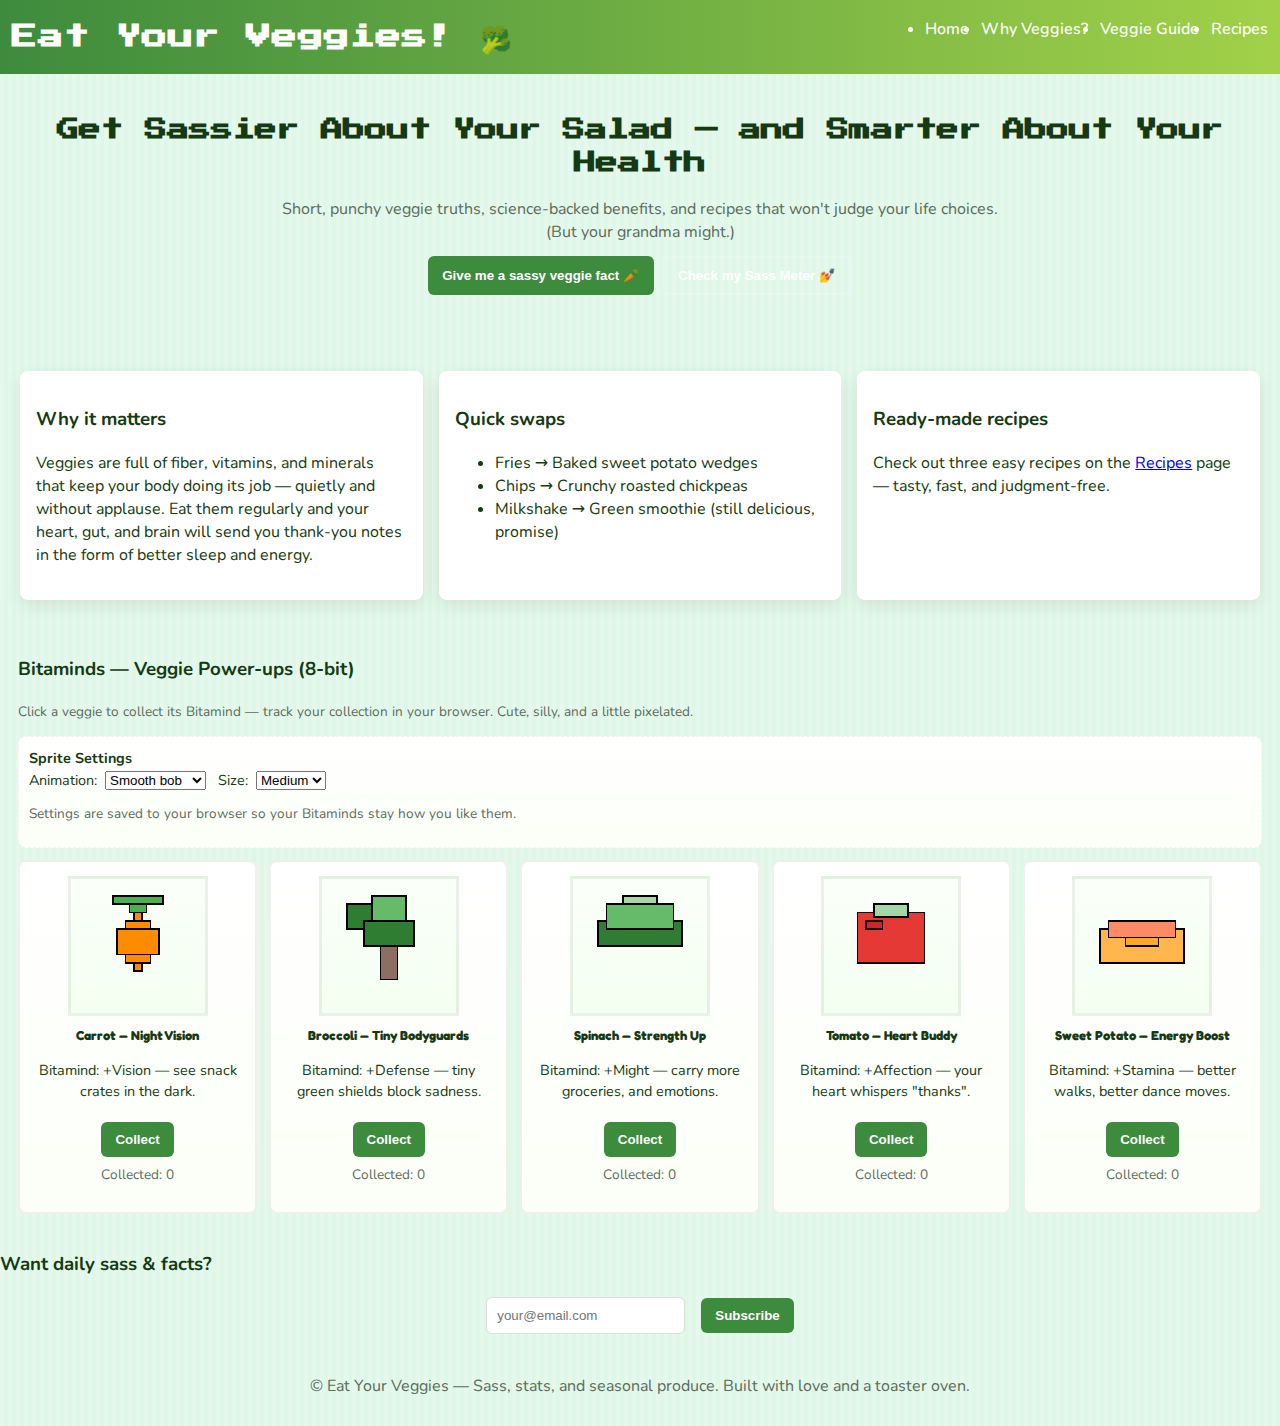
<file: index.html>
<!DOCTYPE html>
<html lang="en">
<head>
    <meta charset="utf-8">
    <meta name="viewport" content="width=device-width,initial-scale=1">
    <title>Eat Your Veggies! — Funny, Sassy & Nutritious</title>
    <link href="https://fonts.googleapis.com/css2?family=Press+Start+2P&family=Fredoka+One&family=Nunito:wght@400;700&family=Source+Code+Pro&display=swap" rel="stylesheet">
    <link rel="stylesheet" href="style.css">
</head>
<body>
    <header class="site-header">
        <h1 class="logo">Eat Your Veggies! 🥦</h1>
        <nav>
            <ul>
                <li><a href="index.html">Home</a></li>
                <li><a href="why-veggies.html">Why Veggies?</a></li>
                <li><a href="veggie-guide.html">Veggie Guide</a></li>
                <li><a href="recipes.html">Recipes</a></li>
            </ul>
        </nav>
    </header>

    <main>
        <section class="hero">
            <h2>Get Sassier About Your Salad — and Smarter About Your Health</h2>
            <p class="lead">Short, punchy veggie truths, science-backed benefits, and recipes that won't judge your life choices. (But your grandma might.)</p>
            <div class="cta-row">
                <button id="fact-btn" class="btn">Give me a sassy veggie fact 🥕</button>
                <button id="sass-meter" class="btn btn-alt">Check my Sass Meter 💅</button>
            </div>
            <p id="fact-output" class="fact-output" aria-live="polite"></p>
        </section>

        <section class="features">
            <article>
                <h3>Why it matters</h3>
                <p>Veggies are full of fiber, vitamins, and minerals that keep your body doing its job — quietly and without applause. Eat them regularly and your heart, gut, and brain will send you thank-you notes in the form of better sleep and energy.</p>
            </article>
            <article>
                <h3>Quick swaps</h3>
                <ul>
                    <li>Fries → Baked sweet potato wedges</li>
                    <li>Chips → Crunchy roasted chickpeas</li>
                    <li>Milkshake → Green smoothie (still delicious, promise)</li>
                </ul>
            </article>
            <article>
                <h3>Ready-made recipes</h3>
                <p>Check out three easy recipes on the <a href="recipes.html">Recipes</a> page — tasty, fast, and judgment-free.</p>
            </article>
        </section>

        <section class="bitaminds">
            <h3>Bitaminds — Veggie Power-ups (8-bit)</h3>
            <p class="muted small">Click a veggie to collect its Bitamind — track your collection in your browser. Cute, silly, and a little pixelated.</p>

            <div class="bit-settings" aria-hidden="false">
                <label class="small"><strong>Sprite Settings</strong></label>
                <div class="controls">
                    <label class="small control">Animation:
                        <select id="anim-mode" aria-label="Animation mode">
                            <option value="smooth">Smooth bob</option>
                            <option value="pixel">Pixel 2-frame</option>
                            <option value="off">Off</option>
                        </select>
                    </label>

                    <label class="small control">Size:
                        <select id="sprite-size" aria-label="Sprite size">
                            <option value="100">Small</option>
                            <option value="140" selected>Medium</option>
                            <option value="200">Large</option>
                        </select>
                    </label>
                </div>
                <p class="small muted">Settings are saved to your browser so your Bitaminds stay how you like them.</p>
            </div>

            <div class="bit-grid">
                <div class="bit-card" data-id="carrot">
                    <div class="sprite">
                        <svg class="pixel-sprite" viewBox="0 0 32 32" width="160" height="160" xmlns="http://www.w3.org/2000/svg" role="img" aria-label="Carrot pixel art">
                            <!-- larger, clearer pixel carrot -->
                            <rect x="15" y="8" width="2" height="14" fill="#ff8c00" stroke="#000" stroke-width="0.4" shape-rendering="crispEdges"/>
                            <rect x="13" y="10" width="6" height="10" fill="#ff8c00" stroke="#000" stroke-width="0.4" shape-rendering="crispEdges"/>
                            <rect x="11" y="12" width="10" height="6" fill="#ff8c00" stroke="#000" stroke-width="0.4" shape-rendering="crispEdges"/>
                            <rect x="14" y="6" width="4" height="2" fill="#4caf50" stroke="#000" stroke-width="0.4" shape-rendering="crispEdges"/>
                            <rect x="10" y="4" width="12" height="2" fill="#4caf50" stroke="#000" stroke-width="0.4" shape-rendering="crispEdges"/>
                        </svg>
                    </div>
                    <h4>Carrot — Night Vision</h4>
                    <p class="small">Bitamind: +Vision — see snack crates in the dark.</p>
                    <button class="btn collect-btn">Collect</button>
                    <p class="collected small muted">Collected: <span class="count">0</span></p>
                </div>

                <div class="bit-card" data-id="broccoli">
                    <div class="sprite">
                        <svg class="pixel-sprite" viewBox="0 0 32 32" width="160" height="160" xmlns="http://www.w3.org/2000/svg" role="img" aria-label="Broccoli pixel art">
                            <!-- broccoli crown -->
                            <rect x="6" y="6" width="8" height="6" fill="#2e7d32" stroke="#000" stroke-width="0.4" shape-rendering="crispEdges"/>
                            <rect x="12" y="4" width="8" height="6" fill="#66bb6a" stroke="#000" stroke-width="0.4" shape-rendering="crispEdges"/>
                            <rect x="10" y="10" width="12" height="6" fill="#2e7d32" stroke="#000" stroke-width="0.4" shape-rendering="crispEdges"/>
                            <!-- stem -->
                            <rect x="14" y="16" width="4" height="8" fill="#8d6e63" stroke="#000" stroke-width="0.4" shape-rendering="crispEdges"/>
                        </svg>
                    </div>
                    <h4>Broccoli — Tiny Bodyguards</h4>
                    <p class="small">Bitamind: +Defense — tiny green shields block sadness.</p>
                    <button class="btn collect-btn">Collect</button>
                    <p class="collected small muted">Collected: <span class="count">0</span></p>
                </div>

                <div class="bit-card" data-id="spinach">
                    <div class="sprite">
                        <svg class="pixel-sprite" viewBox="0 0 32 32" width="160" height="160" xmlns="http://www.w3.org/2000/svg" role="img" aria-label="Spinach pixel art">
                            <rect x="6" y="10" width="20" height="6" fill="#2e7d32" stroke="#000" stroke-width="0.4" shape-rendering="crispEdges"/>
                            <rect x="8" y="6" width="16" height="6" fill="#66bb6a" stroke="#000" stroke-width="0.4" shape-rendering="crispEdges"/>
                            <rect x="12" y="4" width="8" height="2" fill="#a5d6a7" stroke="#000" stroke-width="0.4" shape-rendering="crispEdges"/>
                        </svg>
                    </div>
                    <h4>Spinach — Strength Up</h4>
                    <p class="small">Bitamind: +Might — carry more groceries, and emotions.</p>
                    <button class="btn collect-btn">Collect</button>
                    <p class="collected small muted">Collected: <span class="count">0</span></p>
                </div>

                <div class="bit-card" data-id="tomato">
                    <div class="sprite">
                        <svg class="pixel-sprite" viewBox="0 0 32 32" width="160" height="160" xmlns="http://www.w3.org/2000/svg" role="img" aria-label="Tomato pixel art">
                            <rect x="8" y="8" width="16" height="12" fill="#e53935" stroke="#000" stroke-width="0.4" shape-rendering="crispEdges"/>
                            <rect x="12" y="6" width="8" height="3" fill="#a5d6a7" stroke="#000" stroke-width="0.4" shape-rendering="crispEdges"/>
                            <rect x="10" y="10" width="4" height="2" fill="#c62828" stroke="#000" stroke-width="0.4" shape-rendering="crispEdges" opacity="0.9"/>
                        </svg>
                    </div>
                    <h4>Tomato — Heart Buddy</h4>
                    <p class="small">Bitamind: +Affection — your heart whispers "thanks".</p>
                    <button class="btn collect-btn">Collect</button>
                    <p class="collected small muted">Collected: <span class="count">0</span></p>
                </div>

                <div class="bit-card" data-id="sweetpotato">
                    <div class="sprite">
                        <svg class="pixel-sprite" viewBox="0 0 32 32" width="160" height="160" xmlns="http://www.w3.org/2000/svg" role="img" aria-label="Sweet potato pixel art">
                            <rect x="6" y="12" width="20" height="8" fill="#ffb74d" stroke="#000" stroke-width="0.4" shape-rendering="crispEdges"/>
                            <rect x="8" y="10" width="16" height="4" fill="#ff8a65" stroke="#000" stroke-width="0.4" shape-rendering="crispEdges"/>
                            <rect x="12" y="14" width="8" height="2" fill="#ffa726" stroke="#000" stroke-width="0.3" shape-rendering="crispEdges"/>
                        </svg>
                    </div>
                    <h4>Sweet Potato — Energy Boost</h4>
                    <p class="small">Bitamind: +Stamina — better walks, better dance moves.</p>
                    <button class="btn collect-btn">Collect</button>
                    <p class="collected small muted">Collected: <span class="count">0</span></p>
                </div>
            </div>
        </section>

        <section class="signup">
            <h3>Want daily sass & facts?</h3>
            <form id="signup-form" aria-label="Signup for veggie facts">
                <input type="email" id="email" placeholder="your@email.com" aria-label="Email address">
                <button class="btn" type="submit">Subscribe</button>
            </form>
            <p id="signup-msg" class="small muted"></p>
        </section>
    </main>

    <footer>
        <p>© Eat Your Veggies — Sass, stats, and seasonal produce. Built with love and a toaster oven.</p>
    </footer>

    <script src="script.js"></script>
</body>
</html>
</file>
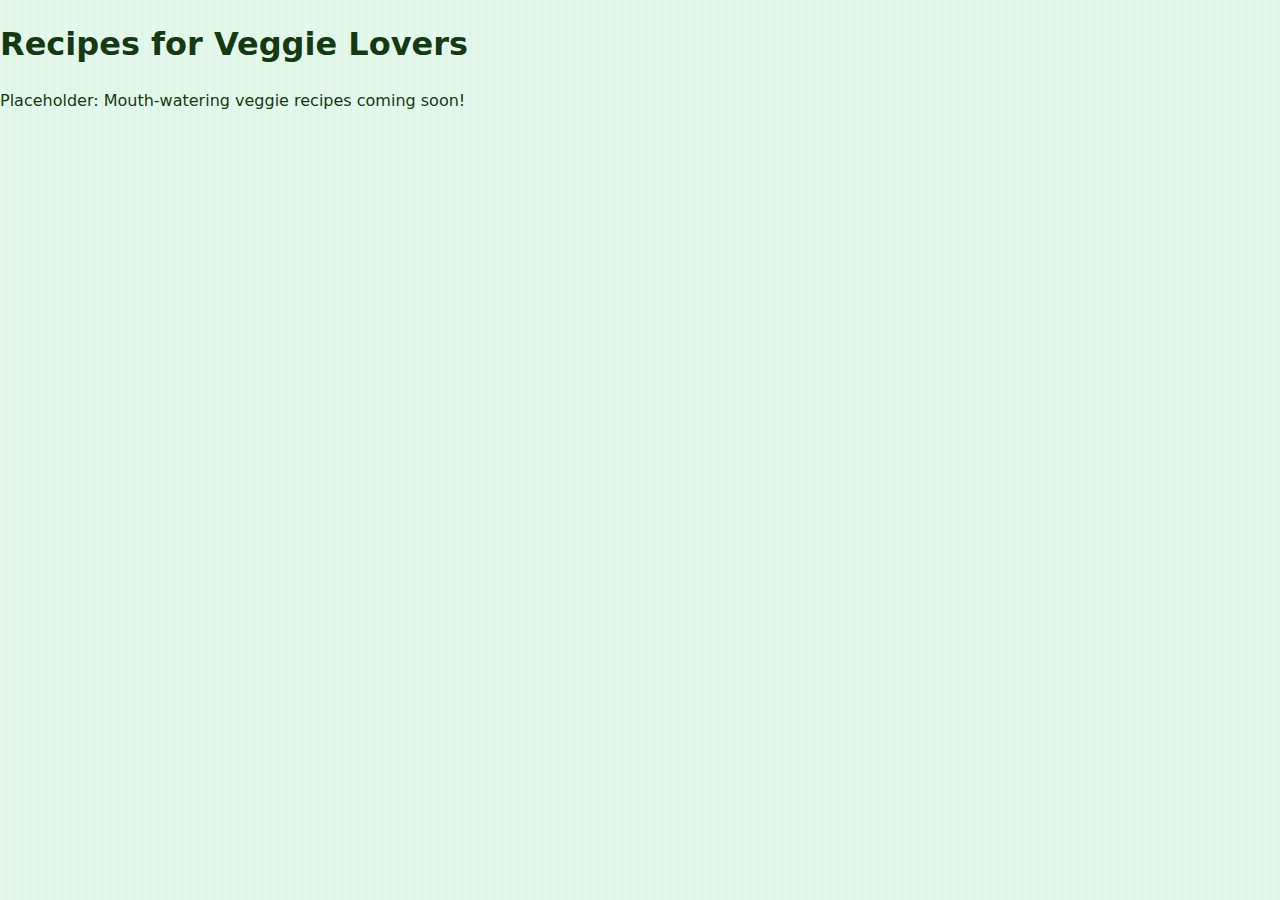
<file: recipes.html>
<!DOCTYPE html>
<html>
<head>
    <title>Recipes for Veggie Lovers</title>
    <link rel="stylesheet" href="style.css">
</head>
<body>
    <h1>Recipes for Veggie Lovers</h1>
    <p>
        Placeholder: Mouth-watering veggie recipes coming soon!
    </p>
</body>
</html>
</file>
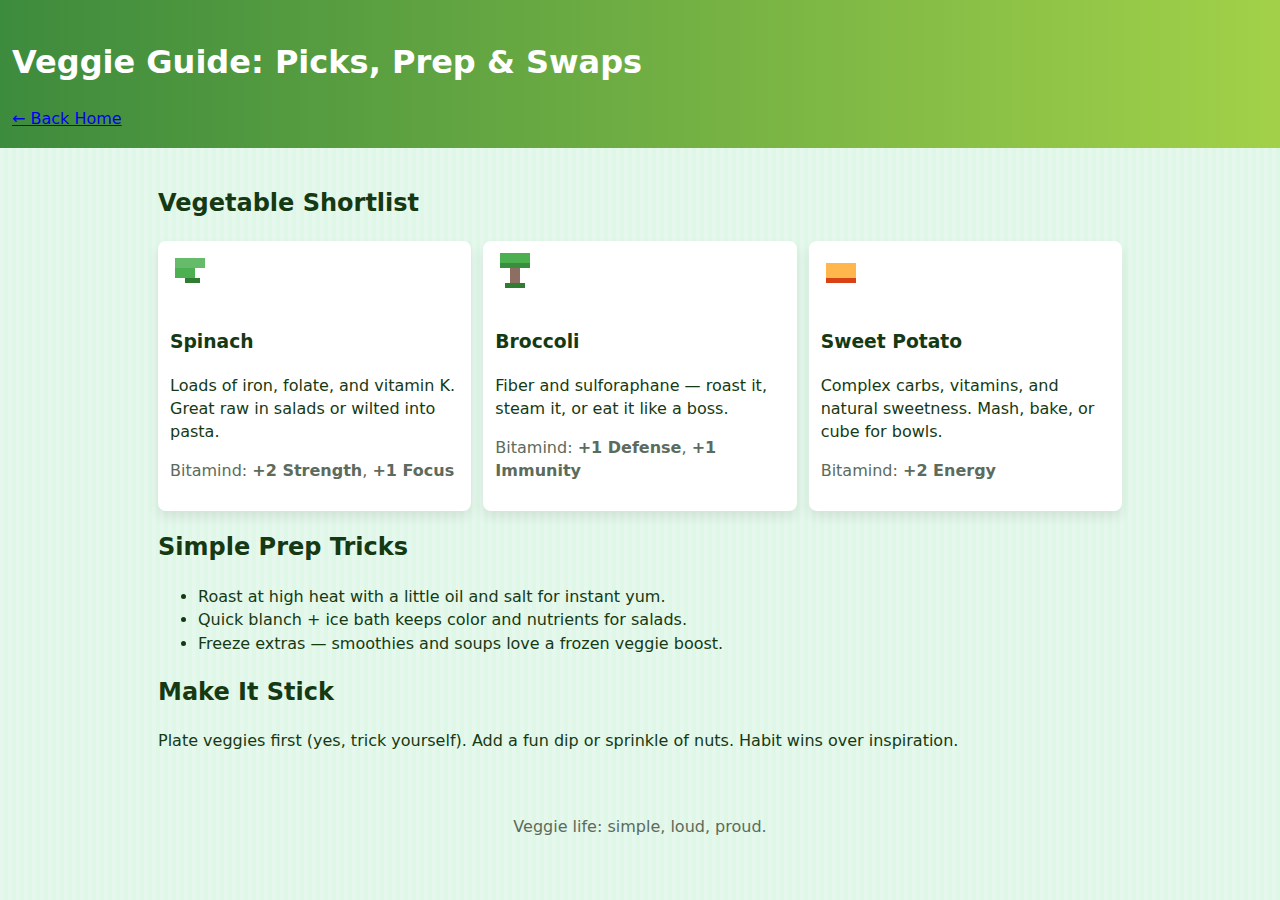
<file: veggie-guide.html>
<!DOCTYPE html>
<html lang="en">
<head>
    <meta charset="utf-8">
    <meta name="viewport" content="width=device-width,initial-scale=1">
    <title>Veggie Guide — Picks, Prep & Swaps</title>
    <link rel="stylesheet" href="style.css">
</head>
<body>
    <header class="sub-header">
        <h1>Veggie Guide: Picks, Prep & Swaps</h1>
        <nav><a href="index.html">← Back Home</a></nav>
    </header>

    <main class="content">
        <section>
            <h2>Vegetable Shortlist</h2>
            <div class="grid">
                <div class="card bit-card-small" tabindex="0" data-name="Spinach" data-bits="+2 Strength, +1 Focus">
                    <svg class="sprite small" width="40" height="40" viewBox="0 0 8 8" aria-hidden="true"><rect x="1" y="1" width="6" height="2" fill="#66BB6A" /><rect x="1" y="3" width="4" height="2" fill="#4CAF50" /><rect x="3" y="5" width="3" height="1" fill="#2E7D32" /></svg>
                    <h3>Spinach</h3>
                    <p>Loads of iron, folate, and vitamin K. Great raw in salads or wilted into pasta.</p>
                    <p class="tiny muted">Bitamind: <strong>+2 Strength</strong>, <strong>+1 Focus</strong></p>
                </div>
                <div class="card bit-card-small" tabindex="0" data-name="Broccoli" data-bits="+1 Defense, +1 Immunity">
                    <svg class="sprite small" width="40" height="40" viewBox="0 0 8 8" aria-hidden="true"><rect x="1" y="0" width="6" height="2" fill="#4CAF50" /><rect x="1" y="2" width="6" height="1" fill="#388E3C" /><rect x="3" y="3" width="2" height="3" fill="#8D6E63" /><rect x="2" y="6" width="4" height="1" fill="#2E7D32" /></svg>
                    <h3>Broccoli</h3>
                    <p>Fiber and sulforaphane — roast it, steam it, or eat it like a boss.</p>
                    <p class="tiny muted">Bitamind: <strong>+1 Defense</strong>, <strong>+1 Immunity</strong></p>
                </div>
                <div class="card bit-card-small" tabindex="0" data-name="Sweet Potato" data-bits="+2 Energy">
                    <svg class="sprite small" width="40" height="40" viewBox="0 0 8 8" aria-hidden="true"><rect x="1" y="2" width="6" height="3" fill="#FFB74D" /><rect x="1" y="5" width="6" height="1" fill="#D84315" /></svg>
                    <h3>Sweet Potato</h3>
                    <p>Complex carbs, vitamins, and natural sweetness. Mash, bake, or cube for bowls.</p>
                    <p class="tiny muted">Bitamind: <strong>+2 Energy</strong></p>
                </div>
            </div>
        </section>

        <section>
            <h2>Simple Prep Tricks</h2>
            <ul>
                <li>Roast at high heat with a little oil and salt for instant yum.</li>
                <li>Quick blanch + ice bath keeps color and nutrients for salads.</li>
                <li>Freeze extras — smoothies and soups love a frozen veggie boost.</li>
            </ul>
        </section>

        <section>
            <h2>Make It Stick</h2>
            <p>Plate veggies first (yes, trick yourself). Add a fun dip or sprinkle of nuts. Habit wins over inspiration.</p>
        </section>
    </main>

    <footer>
        <p>Veggie life: simple, loud, proud.</p>
    </footer>
</body>
</html>
</file>
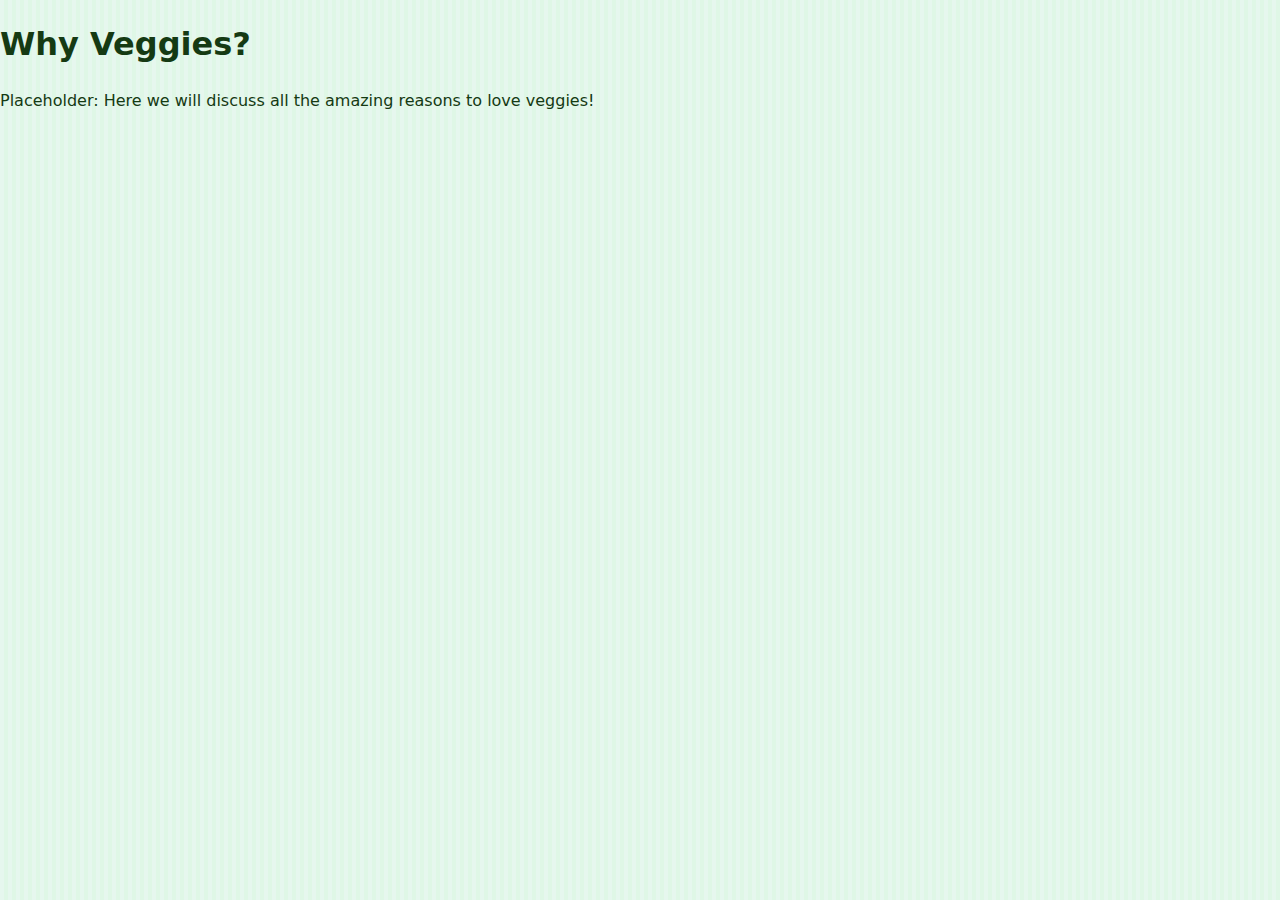
<file: why-veggies.html>
<!DOCTYPE html>
<html>
<head>
    <title>Why Veggies?</title>
    <link rel="stylesheet" href="style.css">
</head>
<body>
    <h1>Why Veggies?</h1>
    <p>
        Placeholder: Here we will discuss all the amazing reasons to love veggies!
    </p>
</body>
</html>
</file>
<file: style.css>
/* Retro 8-bit / pixel style */
:root{
  --bg:#e6f7ee; --accent:#3d8b3d; --accent-2:#a2d149; --muted:#5c6b5c; --card:#fff; --shadow: rgba(0,0,0,0.08);
}
*{box-sizing:border-box}
body{
  margin:0;
  font-family: 'Nunito', system-ui, -apple-system, 'Segoe UI', Roboto, 'Helvetica Neue', Arial;
  background-image: linear-gradient(90deg, #e6f7ee 25%, #dff7e6 25%, #dff7e6 50%, #e6f7ee 50%, #e6f7ee 75%, #dff7e6 75%);
  background-size: 16px 16px; /* tiny grid for pixel vibe */
  color:#153a13;
  line-height:1.45;
}
.logo{font-family:'Press Start 2P',monospace;font-size:18px}
.site-header, .sub-header{
  background:linear-gradient(90deg,var(--accent),var(--accent-2));
  color:white;
  padding:18px 12px;
}
.site-header h1{margin:0;font-size:1.6rem;display:inline-block}
.site-header nav{float:right}
.site-header nav ul{display:flex;gap:12px;margin:0;padding:0;align-items:center}
.site-header nav a{color:rgba(255,255,255,0.95);text-decoration:none;font-weight:600}
.hero{padding:40px 12px;text-align:center}
.hero h2{margin-top:0;font-size:1.4rem;font-family:'Press Start 2P',monospace}
.lead{max-width:720px;margin:8px auto;color:var(--muted)}
.cta-row{margin-top:12px;display:flex;gap:8px;justify-content:center}
.btn{background:var(--accent);color:white;border:none;padding:10px 14px;border-radius:6px;cursor:pointer;font-weight:700}
.btn-alt{background:transparent;border:2px solid rgba(255,255,255,0.15)}
.fact-output{margin-top:14px;color:#0b3b10;font-weight:700}
.features{display:grid;grid-template-columns:repeat(auto-fit,minmax(220px,1fr));gap:16px;padding:20px}
.features article{background:var(--card);padding:16px;border-radius:8px;box-shadow:0 6px 18px var(--shadow)}
.content{padding:18px;max-width:1000px;margin:0 auto}
.grid{display:grid;grid-template-columns:repeat(auto-fit,minmax(160px,1fr));gap:12px}
.card{background:var(--card);padding:12px;border-radius:8px;box-shadow:0 6px 12px var(--shadow)}
.small{font-size:0.9rem}
.muted{color:var(--muted)}
footer{padding:12px;text-align:center;color:var(--muted)}
@media (max-width:600px){.site-header nav{float:none;margin-top:10px}.hero{padding:24px}}
input[type=email]{padding:10px;border-radius:6px;border:1px solid #ddd;margin-right:8px;min-width:140px}
#signup-form{display:flex;gap:8px;justify-content:center;align-items:center;margin-top:12px}
.small.muted{font-size:0.85rem;color:var(--muted)}

/* Bitaminds / pixel art (larger, cuter sprites) */
:root{--sprite-size:140px}
.bitaminds{padding:18px}
.bit-settings{background:linear-gradient(#fff,#fcfff8);border:1px dashed rgba(0,0,0,0.04);padding:10px;border-radius:8px;margin:8px 0}
.bit-settings .controls{display:flex;gap:12px;flex-wrap:wrap;align-items:center}
.bit-settings .control{display:inline-flex;gap:8px;align-items:center}
.bit-grid{display:grid;grid-template-columns:repeat(auto-fit,minmax(220px,1fr));gap:12px;margin-top:12px}
.bit-card{background:linear-gradient(#fff,#fcfff8);padding:14px;border-radius:8px;border:2px solid rgba(0,0,0,0.06);text-align:center}
.pixel-sprite{image-rendering:pixelated;shape-rendering:crispEdges;width:var(--sprite-size);height:var(--sprite-size);margin:0 auto;display:block;border:3px solid rgba(0,0,0,0.06);background:linear-gradient(#fbfffa,#f3fff0)}
.sprite{margin-bottom:10px;transition:transform 220ms cubic-bezier(.2,.9,.1,1)}
.sprite:hover{transform:translateY(-6px) scale(1.03)}
.bit-card h4{font-family:'Fredoka One', 'Press Start 2P', monospace;font-size:13px;margin:6px 0}
.collected{margin-top:8px}
.collect-btn{margin-top:6px}

/* smooth bob (default) */
@keyframes bob {0% { transform: translateY(0)} 50% { transform: translateY(-6px) } 100% { transform: translateY(0) }}
.pixel-sprite.animate-smooth { animation: bob 1600ms ease-in-out infinite }

/* 2-frame pixel-style bob (discrete steps) */
@keyframes step-bob { 0% { transform: translateY(0) } 50% { transform: translateY(-8px) } 100% { transform: translateY(0) }}
.pixel-sprite.animate-steps { animation: step-bob 800ms steps(2) infinite }

/* off: no animation (default) */
.pixel-sprite.animate-off { animation: none }

/* subtle float animation for friendliness */
@keyframes floaty{0%{transform:translateY(0)}50%{transform:translateY(-4px)}100%{transform:translateY(0)}}
.bit-card{animation:floaty 6s ease-in-out infinite}

/* Tiny toast */
.toast{position:fixed;left:50%;transform:translateX(-50%);bottom:24px;background:#263238;color:white;padding:10px 14px;border-radius:6px;box-shadow:0 6px 16px rgba(0,0,0,0.3);display:none}
.toast.show{display:block;animation:pop 300ms ease}
@keyframes pop{from{transform:translateX(-50%) translateY(8px) scale(.98);opacity:0}to{transform:translateX(-50%) translateY(0) scale(1);opacity:1}}
</file>
